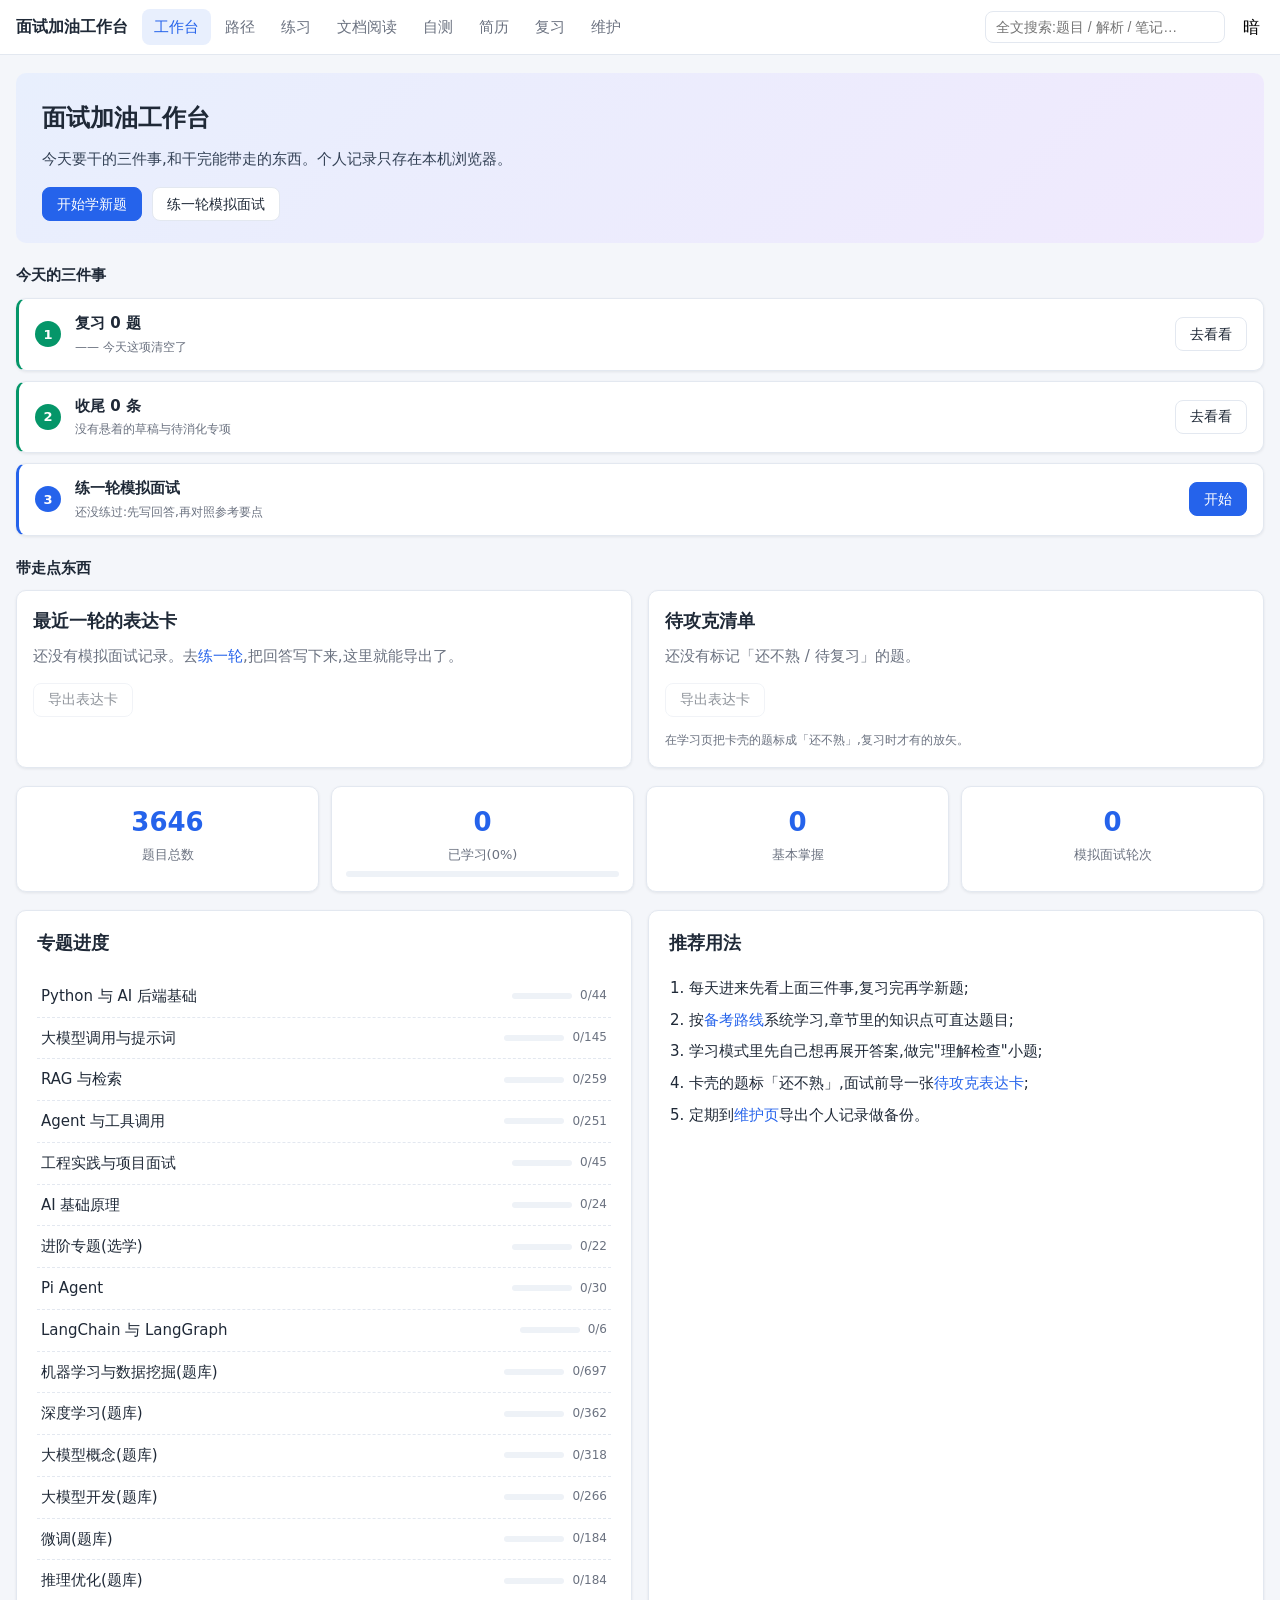
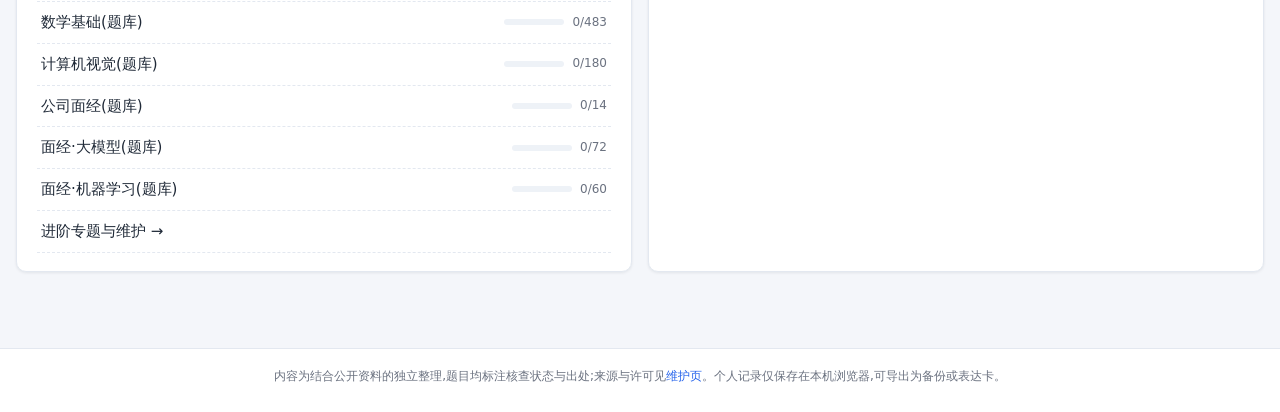
<file: index.html>
<!DOCTYPE html>
<html lang="zh-CN">
<head>
  <meta charset="UTF-8">
  <meta http-equiv="refresh" content="0; url=./app/">
  <title>AI 面试学习站 - 跳转中</title>
  <link rel="canonical" href="./app/">
</head>
<body>
  <p>正在进入 <a href="./app/">AI 面试学习站</a>…</p>
  <script>location.replace('./app/');</script>
</body>
</html>
</file>
